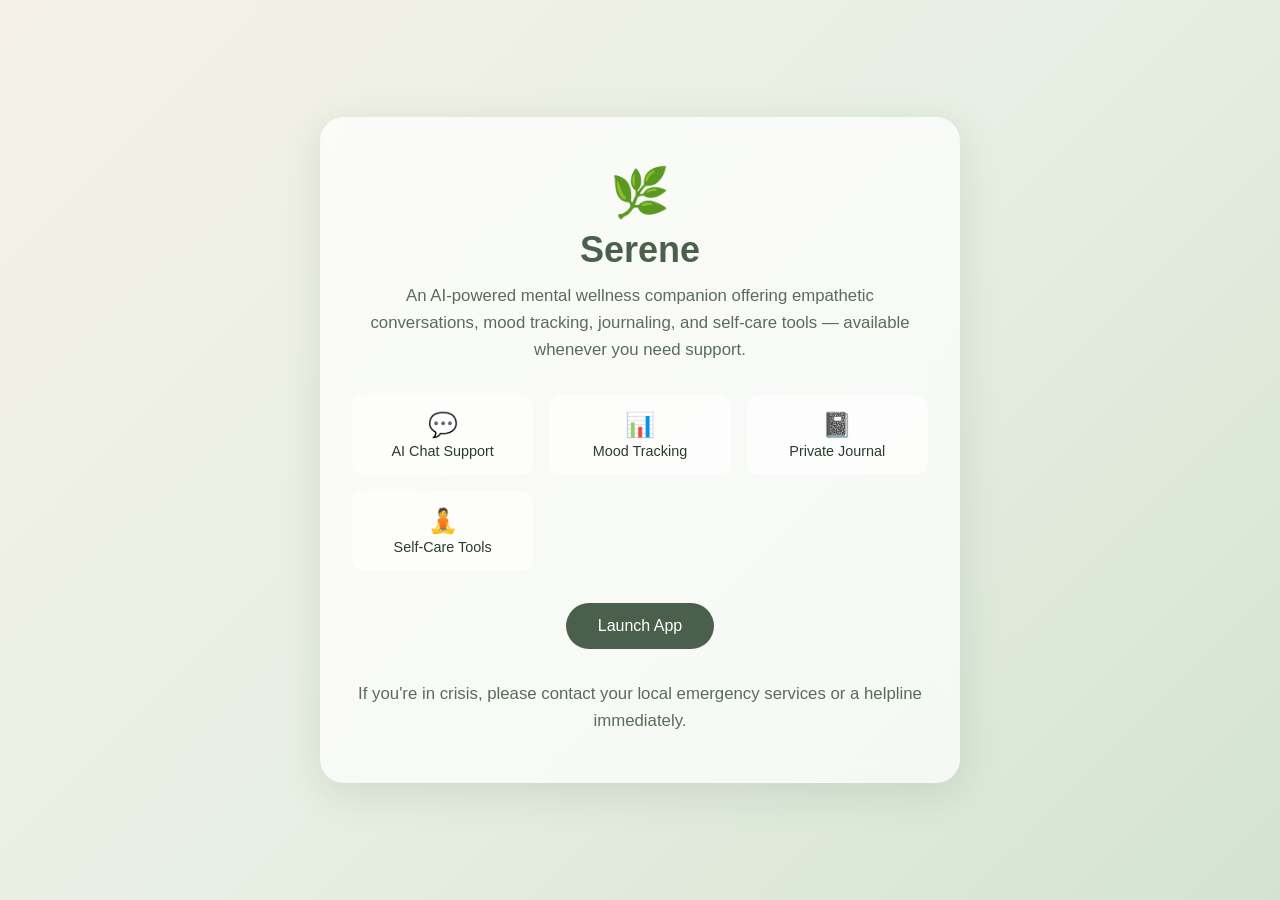
<file: main.index.html>
<!doctype html>
<html lang="en">
  <head>
    <meta charset="UTF-8" />
    <meta name="viewport" content="width=device-width, initial-scale=1.0" />
    <title>Serene · AI Mental Wellness Companion</title>
    <meta name="description" content="Serene is a private AI mental wellness companion. Chat, track your mood, journal, and access self-care tools 24/7." />
    <meta name="author" content="Serene" />

    <meta property="og:title" content="Serene · AI Mental Wellness Companion" />
    <meta property="og:description" content="A private AI companion for your mental wellness journey." />
    <meta property="og:type" content="website" />

    <style>
      * { margin: 0; padding: 0; box-sizing: border-box; }
      body {
        font-family: -apple-system, BlinkMacSystemFont, "Segoe UI", Roboto, sans-serif;
        background: linear-gradient(135deg, #f5f1e8 0%, #e8efe4 50%, #d4e3d0 100%);
        min-height: 100vh;
        display: flex;
        align-items: center;
        justify-content: center;
        padding: 2rem;
        color: #2d3a2e;
      }
      .container {
        max-width: 640px;
        text-align: center;
        background: rgba(255, 255, 255, 0.7);
        backdrop-filter: blur(10px);
        padding: 3rem 2rem;
        border-radius: 24px;
        box-shadow: 0 10px 40px rgba(74, 95, 76, 0.15);
      }
      .logo {
        font-size: 3rem;
        margin-bottom: 0.5rem;
      }
      h1 {
        font-size: 2.25rem;
        font-weight: 600;
        margin-bottom: 0.75rem;
        color: #4a5f4c;
      }
      p {
        font-size: 1.05rem;
        line-height: 1.6;
        color: #5a6b5c;
        margin-bottom: 1.5rem;
      }
      .features {
        display: grid;
        grid-template-columns: repeat(auto-fit, minmax(140px, 1fr));
        gap: 1rem;
        margin: 2rem 0;
      }
      .feature {
        background: rgba(255, 255, 255, 0.6);
        padding: 1rem;
        border-radius: 12px;
        font-size: 0.9rem;
      }
      .feature-icon { font-size: 1.5rem; margin-bottom: 0.25rem; }
      .cta {
        display: inline-block;
        background: #4a5f4c;
        color: #fff;
        padding: 0.875rem 2rem;
        border-radius: 999px;
        text-decoration: none;
        font-weight: 500;
        transition: transform 0.2s, background 0.2s;
      }
      .cta:hover { background: #3a4f3c; transform: translateY(-2px); }
      .footer { margin-top: 2rem; font-size: 0.85rem; color: #7a8b7c; }
    </style>
  </head>
  <body>
    <main class="container">
      <div class="logo">🌿</div>
      <h1>Serene</h1>
      <p>An AI-powered mental wellness companion offering empathetic conversations, mood tracking, journaling, and self-care tools — available whenever you need support.</p>

      <div class="features">
        <div class="feature"><div class="feature-icon">💬</div>AI Chat Support</div>
        <div class="feature"><div class="feature-icon">📊</div>Mood Tracking</div>
        <div class="feature"><div class="feature-icon">📓</div>Private Journal</div>
        <div class="feature"><div class="feature-icon">🧘</div>Self-Care Tools</div>
      </div>

      <a href="https://id-preview--f7e8dde9-62db-4206-8bf6-0739684f5c73.lovable.app" class="cta">Launch App</a>

      <div class="footer">
        <p style="margin:0;">If you're in crisis, please contact your local emergency services or a helpline immediately.</p>
      </div>
    </main>
  </body>
</html>
</file>
